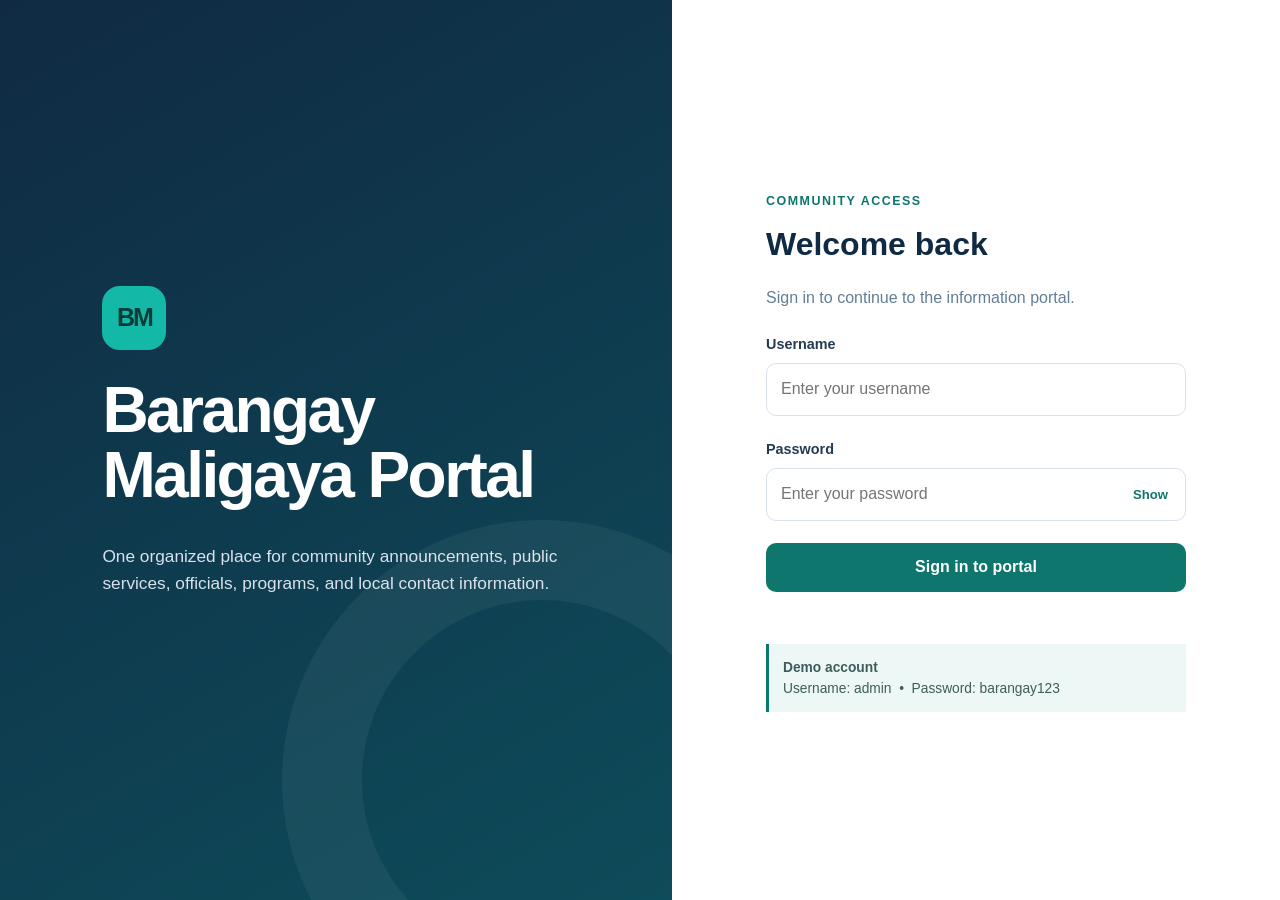
<file: index.html>
<!doctype html>
<html lang="en">

<head>
    <meta charset="UTF-8">
    <meta name="viewport" content="width=device-width,initial-scale=1">
    <meta name="description" content="Barangay Maligaya information portal demo">
    <title>Login | Barangay Maligaya</title>
    <link rel="stylesheet" href="styles.css">
</head>

<body>
    <main class="login-page">
        <section class="login-brand">
            <div class="seal">BM</div>
            <h1>Barangay Maligaya Portal</h1>
            <p>One organized place for community announcements, public services, officials, programs, and local contact
                information.</p>
        </section>
        <section class="login-panel">
            <div class="login-card"><span class="eyebrow">Community access</span>
                <h2>Welcome back</h2>
                <p class="muted">Sign in to continue to the information portal.</p>
                <form id="loginForm">
                    <div class="field"><label for="username">Username</label><input class="input" id="username"
                            autocomplete="username" required placeholder="Enter your username"></div>
                    <div class="field"><label for="password">Password</label>
                        <div class="password-wrap"><input class="input" id="password" type="password"
                                autocomplete="current-password" required placeholder="Enter your password"><button
                                class="text-btn" type="button" id="togglePassword">Show</button></div>
                    </div><button class="btn btn-primary btn-full" type="submit">Sign in to portal</button>
                    <div class="error" id="loginError" aria-live="polite"></div>
                </form>
                <div class="login-hint"><strong>Demo account</strong><br>Username: admin &nbsp;•&nbsp; Password:
                    barangay123</div>
            </div>
        </section>
    </main>
    <script src="app.js"></script>
</body>

</html>
</file>
<file: styles.css>
:root {
    --navy: #102a43;
    --navy2: #173f5f;
    --teal: #0f766e;
    --teal2: #14b8a6;
    --bg: #f4f7fa;
    --card: #fff;
    --text: #243b53;
    --muted: #627d98;
    --line: #d9e2ec;
    --warning: #b45309;
    --danger: #b91c1c;
    --shadow: 0 10px 30px rgba(16, 42, 67, .08);
    --radius: 14px
}

* {
    box-sizing: border-box
}

html {
    scroll-behavior: smooth
}

body {
    margin: 0;
    font-family: Arial, "Helvetica Neue", sans-serif;
    background: var(--bg);
    color: var(--text);
    font-size: 16px;
    line-height: 1.55
}

a {
    color: inherit;
    text-decoration: none
}

button,
input,
select,
textarea {
    font: inherit
}

button {
    cursor: pointer
}

.hidden {
    display: none !important
}

.login-page {
    min-height: 100vh;
    display: grid;
    grid-template-columns: 1.05fr .95fr;
    background: #fff
}

.login-brand {
    padding: 8vw;
    display: flex;
    flex-direction: column;
    justify-content: center;
    color: white;
    background: linear-gradient(150deg, var(--navy), #0d4c5a);
    position: relative;
    overflow: hidden
}

.login-brand:after {
    content: "";
    position: absolute;
    width: 360px;
    height: 360px;
    border: 80px solid rgba(255, 255, 255, .05);
    border-radius: 50%;
    right: -130px;
    bottom: -140px
}

.seal {
    width: 64px;
    height: 64px;
    border-radius: 18px;
    background: var(--teal2);
    display: grid;
    place-items: center;
    font-weight: 800;
    font-size: 25px;
    letter-spacing: -2px;
    color: #073b3a
}

.login-brand h1 {
    font-size: clamp(2.2rem, 5vw, 4.5rem);
    line-height: 1.02;
    max-width: 650px;
    margin: 28px 0 18px;
    letter-spacing: -.04em
}

.login-brand p {
    max-width: 520px;
    color: #d9e2ec;
    font-size: 1.08rem
}

.login-panel {
    display: flex;
    align-items: center;
    justify-content: center;
    padding: 40px
}

.login-card {
    width: min(420px, 100%)
}

.eyebrow {
    font-weight: 700;
    color: var(--teal);
    text-transform: uppercase;
    letter-spacing: .12em;
    font-size: .78rem
}

.login-card h2 {
    font-size: 2rem;
    margin: 8px 0 6px;
    color: var(--navy)
}

.muted {
    color: var(--muted)
}

.field {
    margin: 22px 0
}

.field label {
    display: block;
    font-weight: 700;
    font-size: .9rem;
    margin-bottom: 8px
}

.input {
    width: 100%;
    border: 1px solid var(--line);
    border-radius: 10px;
    padding: 13px 14px;
    color: var(--text);
    background: #fff;
    outline: none
}

.input:focus {
    border-color: var(--teal);
    box-shadow: 0 0 0 3px rgba(15, 118, 110, .12)
}

.password-wrap {
    position: relative
}

.password-wrap .input {
    padding-right: 72px
}

.text-btn {
    position: absolute;
    right: 12px;
    top: 50%;
    transform: translateY(-50%);
    border: 0;
    background: none;
    color: var(--teal);
    font-weight: 700;
    font-size: .82rem
}

.btn {
    border: 0;
    border-radius: 10px;
    padding: 12px 18px;
    font-weight: 700;
    display: inline-flex;
    align-items: center;
    justify-content: center;
    gap: 8px
}

.btn-primary {
    background: var(--teal);
    color: white
}

.btn-primary:hover {
    background: #0c625b
}

.btn-full {
    width: 100%
}

.login-hint {
    margin-top: 18px;
    padding: 13px 14px;
    background: #edf8f6;
    border-left: 3px solid var(--teal);
    font-size: .86rem;
    color: #3e5c59
}

.error {
    color: var(--danger);
    min-height: 24px;
    font-size: .9rem;
    margin-top: 10px
}

.app {
    min-height: 100vh
}

.sidebar {
    position: fixed;
    inset: 0 auto 0 0;
    width: 260px;
    background: var(--navy);
    color: #fff;
    padding: 26px 18px;
    display: flex;
    flex-direction: column;
    z-index: 10
}

.brand {
    display: flex;
    align-items: center;
    gap: 13px;
    padding: 0 8px 24px;
    border-bottom: 1px solid rgba(255, 255, 255, .12)
}

.brand .seal {
    width: 43px;
    height: 43px;
    border-radius: 12px;
    font-size: 17px
}

.brand strong {
    display: block
}

.brand small {
    color: #9fb3c8
}

.nav {
    display: grid;
    gap: 7px;
    margin-top: 24px
}

.nav a {
    padding: 11px 13px;
    border-radius: 9px;
    color: #cbd5e1;
    font-size: .94rem
}

.nav a:hover,
.nav a.active {
    background: rgba(20, 184, 166, .17);
    color: #fff
}

.sidebar-footer {
    margin-top: auto;
    border-top: 1px solid rgba(255, 255, 255, .12);
    padding-top: 18px
}

.user {
    display: flex;
    align-items: center;
    gap: 10px;
    margin-bottom: 13px
}

.avatar {
    width: 36px;
    height: 36px;
    border-radius: 50%;
    display: grid;
    place-items: center;
    background: #e6fffa;
    color: var(--teal);
    font-weight: 800
}

.sidebar .btn {
    width: 100%;
    background: rgba(255, 255, 255, .08);
    color: #fff
}

.main {
    margin-left: 260px
}

.topbar {
    height: 76px;
    background: #fff;
    border-bottom: 1px solid var(--line);
    display: flex;
    align-items: center;
    justify-content: space-between;
    padding: 0 34px;
    position: sticky;
    top: 0;
    z-index: 5
}

.topbar h1 {
    font-size: 1.35rem;
    margin: 0;
    color: var(--navy)
}

.top-actions {
    display: flex;
    align-items: center;
    gap: 12px
}

.date-pill {
    background: #f0f4f8;
    border-radius: 999px;
    padding: 8px 13px;
    color: var(--muted);
    font-size: .84rem
}

.menu-btn {
    display: none;
    border: 1px solid var(--line);
    background: #fff;
    border-radius: 8px;
    padding: 8px 11px
}

.content {
    padding: 30px 34px 50px;
    max-width: 1500px;
    margin: auto
}

.welcome {
    display: flex;
    justify-content: space-between;
    align-items: flex-end;
    gap: 20px;
    margin-bottom: 25px
}

.welcome h2 {
    font-size: 1.9rem;
    line-height: 1.2;
    margin: 0 0 5px;
    color: var(--navy);
    letter-spacing: -.02em
}

.welcome p {
    margin: 0;
    color: var(--muted)
}

.stats {
    display: grid;
    grid-template-columns: repeat(4, 1fr);
    gap: 16px;
    margin-bottom: 24px
}

.stat,
.card {
    background: var(--card);
    border: 1px solid var(--line);
    border-radius: var(--radius);
    box-shadow: var(--shadow)
}

.stat {
    padding: 20px
}

.stat-label {
    color: var(--muted);
    font-size: .84rem;
    font-weight: 700
}

.stat-value {
    font-size: 1.8rem;
    font-weight: 800;
    color: var(--navy);
    margin: 8px 0 2px
}

.stat small {
    color: var(--teal)
}

.grid-2 {
    display: grid;
    grid-template-columns: 1.35fr 1fr;
    gap: 20px
}

.card {
    padding: 22px
}

.card-head {
    display: flex;
    justify-content: space-between;
    align-items: center;
    gap: 15px;
    margin-bottom: 18px
}

.card h3 {
    font-size: 1.05rem;
    margin: 0;
    color: var(--navy)
}

.link {
    color: var(--teal);
    font-weight: 700;
    font-size: .87rem
}

.announcement {
    padding: 16px 0;
    border-bottom: 1px solid var(--line)
}

.announcement:last-child {
    border-bottom: 0;
    padding-bottom: 0
}

.announcement:first-child {
    padding-top: 0
}

.announcement h4 {
    margin: 4px 0;
    font-size: .98rem
}

.announcement p {
    margin: 0;
    color: var(--muted);
    font-size: .9rem
}

.tag {
    display: inline-block;
    font-size: .72rem;
    font-weight: 700;
    text-transform: uppercase;
    letter-spacing: .05em;
    padding: 4px 8px;
    border-radius: 999px;
    background: #e6fffa;
    color: var(--teal)
}

.tag.orange {
    background: #fff7ed;
    color: var(--warning)
}

.quick-grid {
    display: grid;
    grid-template-columns: 1fr 1fr;
    gap: 10px
}

.quick {
    border: 1px solid var(--line);
    background: #fff;
    border-radius: 10px;
    padding: 15px;
    text-align: left;
    color: var(--navy);
    font-weight: 700
}

.quick span {
    display: block;
    color: var(--muted);
    font-size: .8rem;
    font-weight: 400;
    margin-top: 3px
}

.section-title {
    margin-bottom: 22px
}

.section-title h2 {
    font-size: 1.7rem;
    color: var(--navy);
    margin: 0 0 5px
}

.section-title p {
    margin: 0;
    color: var(--muted)
}

.toolbar {
    display: flex;
    gap: 12px;
    margin-bottom: 20px
}

.toolbar .input {
    max-width: 360px
}

.list-card {
    display: grid;
    grid-template-columns: 90px 1fr auto;
    gap: 18px;
    align-items: center;
    padding: 19px 22px;
    margin-bottom: 13px;
    background: #fff;
    border: 1px solid var(--line);
    border-radius: 12px
}

.date-box {
    text-align: center;
    background: #eef7f6;
    border-radius: 10px;
    padding: 10px;
    color: var(--teal)
}

.date-box strong {
    font-size: 1.35rem;
    display: block;
    line-height: 1
}

.list-card h3 {
    font-size: 1rem;
    margin: 0 0 4px;
    color: var(--navy)
}

.list-card p {
    font-size: .89rem;
    color: var(--muted);
    margin: 0
}

.service-grid,
.official-grid,
.project-grid {
    display: grid;
    grid-template-columns: repeat(3, 1fr);
    gap: 17px
}

.service-card,
.official-card,
.project-card {
    background: #fff;
    border: 1px solid var(--line);
    border-radius: 13px;
    padding: 21px
}

.icon {
    width: 42px;
    height: 42px;
    border-radius: 10px;
    background: #e6fffa;
    color: var(--teal);
    display: grid;
    place-items: center;
    font-weight: 800;
    margin-bottom: 20px
}

.service-card h3,
.project-card h3 {
    margin: 0 0 8px;
    font-size: 1rem;
    color: var(--navy)
}

.service-card p,
.project-card p {
    color: var(--muted);
    font-size: .89rem;
    min-height: 45px
}

.service-card .btn {
    padding: 9px 12px;
    font-size: .85rem;
    background: #eef2f6;
    color: var(--navy)
}

.official-card {
    text-align: center
}

.official-card .avatar {
    width: 70px;
    height: 70px;
    margin: 0 auto 14px;
    font-size: 1.25rem
}

.official-card h3 {
    margin: 0
}

.official-card p {
    color: var(--teal);
    font-weight: 700;
    margin: 4px 0
}

.official-card small {
    color: var(--muted)
}

.progress {
    height: 8px;
    background: #e9eff5;
    border-radius: 99px;
    overflow: hidden;
    margin: 15px 0 7px
}

.progress span {
    display: block;
    height: 100%;
    background: var(--teal)
}

.project-meta {
    display: flex;
    justify-content: space-between;
    color: var(--muted);
    font-size: .8rem
}

.contact-layout {
    display: grid;
    grid-template-columns: 1fr 1.2fr;
    gap: 20px
}

.contact-row {
    padding: 14px 0;
    border-bottom: 1px solid var(--line)
}

.contact-row strong {
    display: block;
    color: var(--navy)
}

.contact-row span {
    color: var(--muted)
}

textarea.input {
    min-height: 120px;
    resize: vertical
}

.notice {
    padding: 15px;
    border-radius: 10px;
    background: #edf8f6;
    color: #315b57;
    margin-bottom: 18px
}

.modal {
    position: fixed;
    inset: 0;
    background: rgba(16, 42, 67, .55);
    display: grid;
    place-items: center;
    z-index: 30;
    padding: 20px
}

.modal-box {
    background: #fff;
    border-radius: 14px;
    width: min(460px, 100%);
    padding: 25px;
    box-shadow: 0 25px 60px rgba(0, 0, 0, .2)
}

.modal-box h3 {
    margin-top: 0;
    color: var(--navy)
}

.modal-actions {
    display: flex;
    justify-content: flex-end;
    gap: 10px;
    margin-top: 20px
}

.btn-secondary {
    background: #eef2f6;
    color: var(--navy)
}

@media(max-width:1050px) {
    .stats {
        grid-template-columns: repeat(2, 1fr)
    }

    .service-grid,
    .official-grid,
    .project-grid {
        grid-template-columns: repeat(2, 1fr)
    }
}

@media(max-width:780px) {
    .login-page {
        grid-template-columns: 1fr
    }

    .login-brand {
        padding: 42px 28px;
        min-height: 280px
    }

    .login-brand h1 {
        font-size: 2.5rem;
        margin: 20px 0 10px
    }

    .login-panel {
        padding: 42px 24px
    }

    .sidebar {
        transform: translateX(-100%);
        transition: .25s
    }

    .sidebar.open {
        transform: translateX(0)
    }

    .main {
        margin-left: 0
    }

    .menu-btn {
        display: block
    }

    .topbar {
        padding: 0 20px
    }

    .content {
        padding: 24px 20px 40px
    }

    .grid-2,
    .contact-layout {
        grid-template-columns: 1fr
    }

    .service-grid,
    .official-grid,
    .project-grid {
        grid-template-columns: 1fr 1fr
    }

    .date-pill {
        display: none
    }
}

@media(max-width:520px) {

    .stats,
    .service-grid,
    .official-grid,
    .project-grid {
        grid-template-columns: 1fr
    }

    .welcome {
        align-items: flex-start;
        flex-direction: column
    }

    .quick-grid {
        grid-template-columns: 1fr
    }

    .list-card {
        grid-template-columns: 70px 1fr
    }

    .list-card>.tag {
        grid-column: 2
    }

    .topbar h1 {
        font-size: 1.05rem
    }
}
</file>
